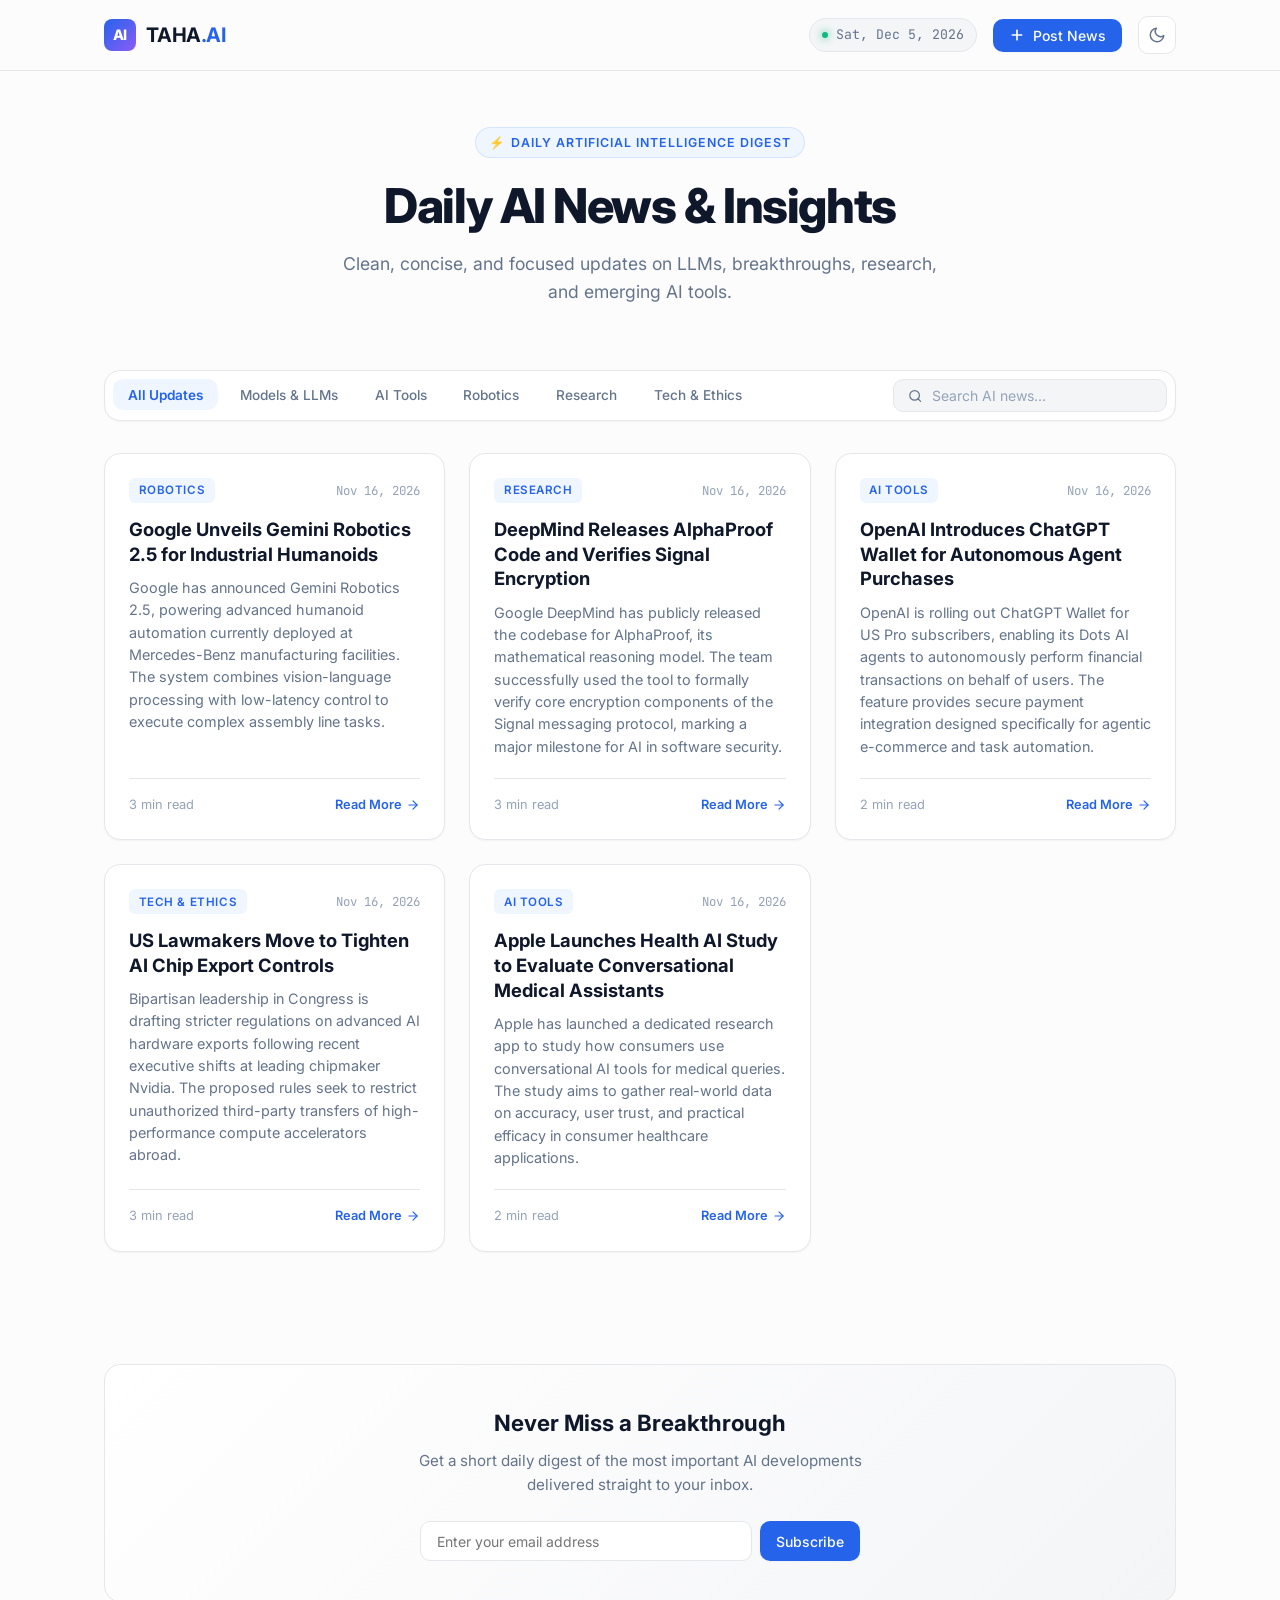
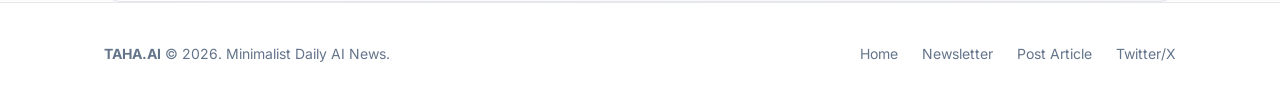
<file: index.html>
<!DOCTYPE html>
<html lang="en" data-theme="light">
<head>
  <meta charset="UTF-8">
  <meta name="viewport" content="width=device-width, initial-scale=1.0">
  <title>TAHA AI NEWS - Daily Artificial Intelligence Updates</title>
  <meta name="description" content="Clean, minimalist, and responsive daily AI news website. Stay updated with curated breakthroughs in LLMs, robotics, and generative AI.">
  <meta name="monetag" content="fb7a86312ebdc89f681681211699ed2c">
  <script src="https://quge5.com/88/tag.min.js" data-zone="310920" async data-cfasync="false"></script>
  <link rel="stylesheet" href="css/style.css">
  <link rel="icon" href="data:image/svg+xml,<svg xmlns='http://www.w3.org/2000/svg' viewBox='0 0 100 100'><rect width='100' height='100' rx='20' fill='%232563eb'/><text y='.9em' x='50%' font-size='70' text-anchor='middle' fill='white' font-family='sans-serif' font-weight='bold'>AI</text></svg>">
</head>
<body>

  <!-- Navigation Bar -->
  <header class="header">
    <div class="container header-content">
      <a href="index.html" class="logo">
        <div class="logo-badge">AI</div>
        <div class="logo-text">TAHA<span>.AI</span></div>
      </a>

      <div class="nav-right">
        <!-- Live Date Indicator -->
        <div class="live-date">
          <span class="live-indicator"></span>
          <span id="currentDate">Live Updates</span>
        </div>

        <!-- Post News Button -->
        <button id="openPostBtn" class="btn-primary" title="Post AI News">
          <svg width="16" height="16" viewBox="0 0 24 24" fill="none" stroke="currentColor" stroke-width="2.5" stroke-linecap="round" stroke-linejoin="round">
            <line x1="12" y1="5" x2="12" y2="19"></line>
            <line x1="5" y1="12" x2="19" y2="12"></line>
          </svg>
          <span>Post News</span>
        </button>

        <!-- Dark / Light Mode Switcher -->
        <button id="themeToggle" class="icon-btn" aria-label="Toggle Dark Mode" title="Toggle Theme">
          <!-- Sun Icon (for Dark mode) -->
          <svg id="sunIcon" style="display: none;" width="18" height="18" viewBox="0 0 24 24" fill="none" stroke="currentColor" stroke-width="2" stroke-linecap="round" stroke-linejoin="round">
            <circle cx="12" cy="12" r="5"></circle>
            <line x1="12" y1="1" x2="12" y2="3"></line>
            <line x1="12" y1="21" x2="12" y2="23"></line>
            <line x1="4.22" y1="4.22" x2="5.64" y2="5.64"></line>
            <line x1="18.36" y1="18.36" x2="19.78" y2="19.78"></line>
            <line x1="1" y1="12" x2="3" y2="12"></line>
            <line x1="21" y1="12" x2="23" y2="12"></line>
            <line x1="4.22" y1="19.78" x2="5.64" y2="18.36"></line>
            <line x1="18.36" y1="5.64" x2="19.78" y2="4.22"></line>
          </svg>
          <!-- Moon Icon (for Light mode) -->
          <svg id="moonIcon" width="18" height="18" viewBox="0 0 24 24" fill="none" stroke="currentColor" stroke-width="2" stroke-linecap="round" stroke-linejoin="round">
            <path d="M21 12.79A9 9 0 1 1 11.21 3 7 7 0 0 0 21 12.79z"></path>
          </svg>
        </button>
      </div>
    </div>
  </header>

  <!-- Hero Section -->
  <main class="container">
    <section class="hero">
      <div class="hero-tag">
        <span>⚡</span> Daily Artificial Intelligence Digest
      </div>
      <h1>Daily AI News & Insights</h1>
      <p>Clean, concise, and focused updates on LLMs, breakthroughs, research, and emerging AI tools.</p>
    </section>

    <!-- Controls Bar: Category Filters & Search -->
    <section class="controls-bar">
      <div class="filter-group">
        <button class="filter-chip active" data-category="all">All Updates</button>
        <button class="filter-chip" data-category="models">Models & LLMs</button>
        <button class="filter-chip" data-category="tools">AI Tools</button>
        <button class="filter-chip" data-category="robotics">Robotics</button>
        <button class="filter-chip" data-category="research">Research</button>
        <button class="filter-chip" data-category="ethics">Tech & Ethics</button>
      </div>

      <div class="search-box">
        <svg viewBox="0 0 24 24" fill="none" stroke="currentColor" stroke-width="2" stroke-linecap="round" stroke-linejoin="round">
          <circle cx="11" cy="11" r="8"></circle>
          <line x1="21" y1="21" x2="16.65" y2="16.65"></line>
        </svg>
        <input type="text" id="searchInput" placeholder="Search AI news...">
      </div>
    </section>

    <!-- Dynamic News Grid Container (Starts Clean & Empty) -->
    <section class="news-section">
      <div id="newsContainer" class="news-grid">
        <!-- Will be populated dynamically or display Empty State -->
      </div>
    </section>

    <!-- Newsletter Subscription -->
    <section id="newsletter" class="newsletter-card">
      <h3>Never Miss a Breakthrough</h3>
      <p>Get a short daily digest of the most important AI developments delivered straight to your inbox.</p>
      <form id="newsletterForm" class="newsletter-form">
        <input type="email" placeholder="Enter your email address" required>
        <button type="submit" class="btn-primary">Subscribe</button>
      </form>
    </section>
  </main>

  <!-- Minimalist Clean Footer -->
  <footer class="footer">
    <div class="container footer-content">
      <div class="footer-left">
        <strong>TAHA.AI</strong> &copy; 2026. Minimalist Daily AI News.
      </div>
      <div class="footer-links">
        <a href="index.html">Home</a>
        <a href="#newsletter">Newsletter</a>
        <a href="javascript:void(0)" onclick="openPostModal()">Post Article</a>
        <a href="https://twitter.com" target="_blank" rel="noopener">Twitter/X</a>
      </div>
    </div>
  </footer>

  <!-- Quick Add News Modal (User Friendly Tool) -->
  <div id="postModal" class="modal-overlay">
    <div class="modal-box">
      <div class="modal-header">
        <h3>Post New AI Update</h3>
        <span id="closeModalBtn" class="close-modal">&times;</span>
      </div>
      <form id="postNewsForm">
        <div class="form-group">
          <label for="newsTitle">News Headline / Title *</label>
          <input type="text" id="newsTitle" class="form-input" placeholder="e.g. Claude 3.7 or GPT-5 announced..." required>
        </div>

        <div class="form-group">
          <label for="newsCategory">Category *</label>
          <select id="newsCategory" class="form-select" required>
            <option value="models">Models & LLMs</option>
            <option value="tools">AI Tools</option>
            <option value="robotics">Robotics</option>
            <option value="research">Research</option>
            <option value="ethics">Tech & Ethics</option>
          </select>
        </div>

        <div class="form-group">
          <label for="newsSummary">Brief Summary / Story *</label>
          <textarea id="newsSummary" class="form-textarea" placeholder="Write key highlights of today's AI news..." required></textarea>
        </div>

        <div class="form-group">
          <label for="newsUrl">Source or Read More Link (Optional)</label>
          <input type="text" id="newsUrl" class="form-input" placeholder="e.g. post-template.html or https://openai.com">
        </div>

        <div class="form-group">
          <label for="newsReadTime">Estimated Read Time</label>
          <input type="text" id="newsReadTime" class="form-input" value="2 min read" placeholder="2 min read">
        </div>

        <div style="display: flex; gap: 0.75rem; justify-content: flex-end; margin-top: 1.5rem;">
          <button type="button" class="btn-secondary" onclick="document.getElementById('postModal').classList.remove('active')">Cancel</button>
          <button type="submit" class="btn-primary">Publish Now</button>
        </div>
      </form>
    </div>
  </div>

  <!-- Toast Notification -->
  <div id="toast" class="toast"></div>

  <!-- Scripts -->
  <script src="js/news-data.js"></script>
  <script src="js/main.js"></script>
</body>
</html>
</file>
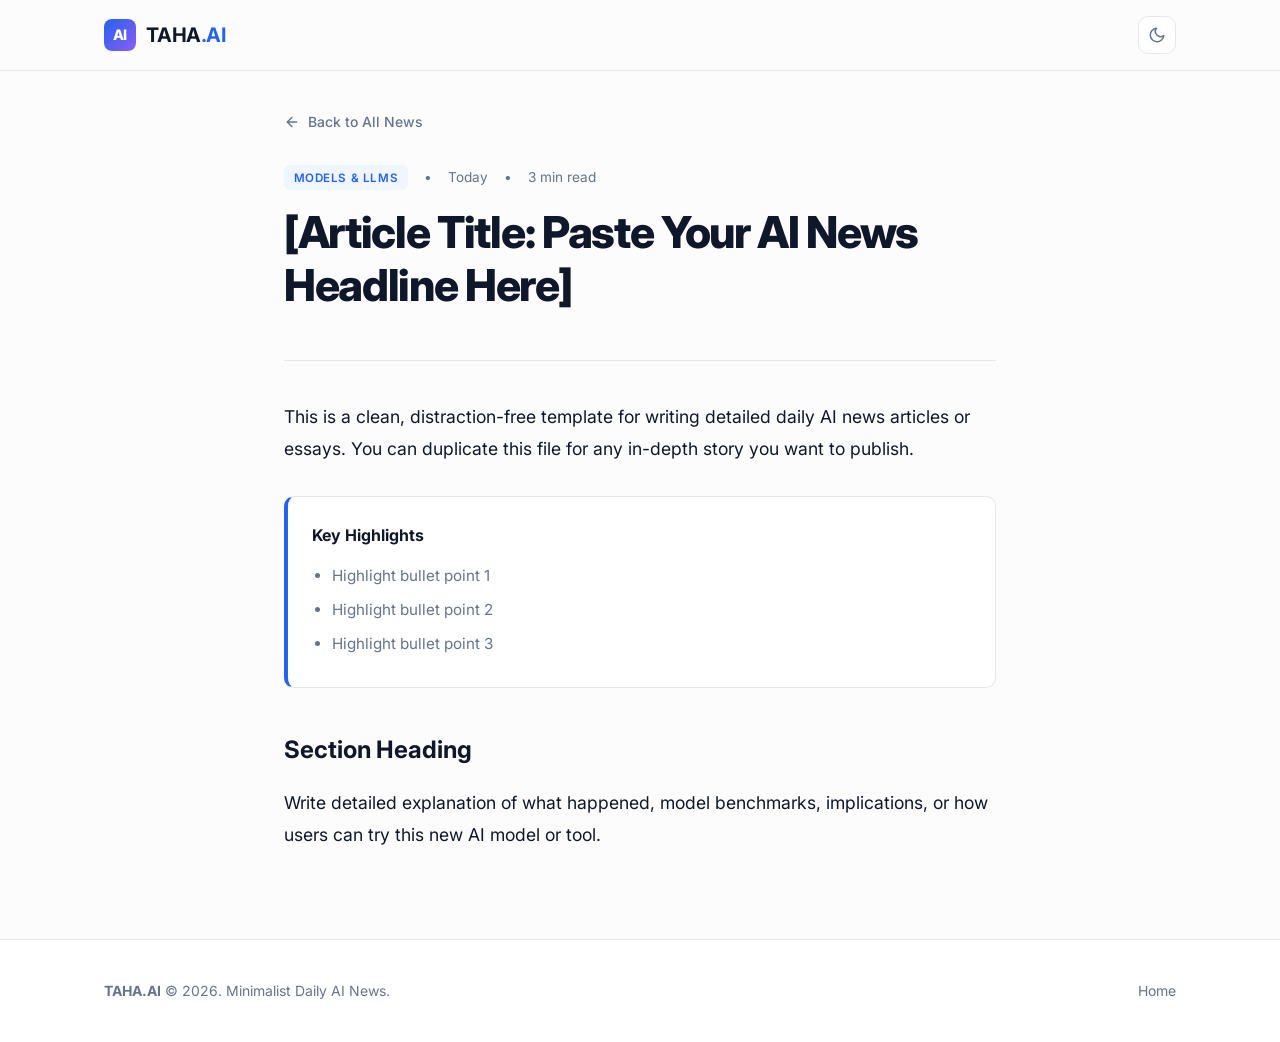
<file: post-template.html>
<!DOCTYPE html>
<html lang="en" data-theme="light">
<head>
  <meta charset="UTF-8">
  <meta name="viewport" content="width=device-width, initial-scale=1.0">
  <title>Article Template - TAHA AI NEWS</title>
  <meta name="monetag" content="fb7a86312ebdc89f681681211699ed2c">
  <script src="https://quge5.com/88/tag.min.js" data-zone="310920" async data-cfasync="false"></script>
  <link rel="stylesheet" href="css/style.css">
  <style>
    .article-container {
      max-width: 760px;
      margin: 2.5rem auto 4rem;
      padding: 0 1.5rem;
    }
    .back-nav {
      display: inline-flex;
      align-items: center;
      gap: 0.5rem;
      font-size: 0.875rem;
      color: var(--text-muted);
      margin-bottom: 2rem;
      font-weight: 500;
    }
    .back-nav:hover {
      color: var(--accent);
    }
    .article-header {
      margin-bottom: 2.5rem;
      border-bottom: 1px solid var(--border-color);
      padding-bottom: 2rem;
    }
    .article-meta {
      display: flex;
      align-items: center;
      gap: 1rem;
      margin-bottom: 1rem;
      font-size: 0.85rem;
      color: var(--text-muted);
    }
    .article-title {
      font-size: clamp(2rem, 3.5vw, 2.75rem);
      font-weight: 800;
      line-height: 1.2;
      letter-spacing: -0.03em;
      margin-bottom: 1rem;
    }
    .article-body {
      font-size: 1.1rem;
      line-height: 1.8;
      color: var(--text-main);
    }
    .article-body p {
      margin-bottom: 1.5rem;
    }
    .article-body h2 {
      font-size: 1.5rem;
      font-weight: 700;
      margin: 2.5rem 0 1rem;
    }
    .key-points-box {
      background: var(--bg-surface);
      border-left: 4px solid var(--accent);
      border-top: 1px solid var(--border-color);
      border-right: 1px solid var(--border-color);
      border-bottom: 1px solid var(--border-color);
      border-radius: var(--radius-md);
      padding: 1.5rem;
      margin: 2rem 0;
    }
    .key-points-box h4 {
      font-size: 1rem;
      font-weight: 700;
      margin-bottom: 0.75rem;
      color: var(--text-main);
    }
    .key-points-box ul {
      padding-left: 1.25rem;
      color: var(--text-muted);
      font-size: 0.95rem;
    }
    .key-points-box li {
      margin-bottom: 0.4rem;
    }
  </style>
</head>
<body>

  <!-- Navigation Bar -->
  <header class="header">
    <div class="container header-content">
      <a href="index.html" class="logo">
        <div class="logo-badge">AI</div>
        <div class="logo-text">TAHA<span>.AI</span></div>
      </a>

      <div class="nav-right">
        <button id="themeToggle" class="icon-btn" aria-label="Toggle Dark Mode">
          <svg id="sunIcon" style="display: none;" width="18" height="18" viewBox="0 0 24 24" fill="none" stroke="currentColor" stroke-width="2" stroke-linecap="round" stroke-linejoin="round">
            <circle cx="12" cy="12" r="5"></circle>
            <line x1="12" y1="1" x2="12" y2="3"></line>
            <line x1="12" y1="21" x2="12" y2="23"></line>
            <line x1="4.22" y1="4.22" x2="5.64" y2="5.64"></line>
            <line x1="18.36" y1="18.36" x2="19.78" y2="19.78"></line>
            <line x1="1" y1="12" x2="3" y2="12"></line>
            <line x1="21" y1="12" x2="23" y2="12"></line>
            <line x1="4.22" y1="19.78" x2="5.64" y2="18.36"></line>
            <line x1="18.36" y1="5.64" x2="19.78" y2="4.22"></line>
          </svg>
          <svg id="moonIcon" width="18" height="18" viewBox="0 0 24 24" fill="none" stroke="currentColor" stroke-width="2" stroke-linecap="round" stroke-linejoin="round">
            <path d="M21 12.79A9 9 0 1 1 11.21 3 7 7 0 0 0 21 12.79z"></path>
          </svg>
        </button>
      </div>
    </div>
  </header>

  <!-- Article Body -->
  <main class="article-container">
    <a href="index.html" class="back-nav">
      <svg width="16" height="16" viewBox="0 0 24 24" fill="none" stroke="currentColor" stroke-width="2" stroke-linecap="round" stroke-linejoin="round">
        <line x1="19" y1="12" x2="5" y2="12"></line>
        <polyline points="12 19 5 12 12 5"></polyline>
      </svg>
      Back to All News
    </a>

    <article>
      <header class="article-header">
        <div class="article-meta">
          <span class="card-tag">Models & LLMs</span>
          <span>•</span>
          <span>Today</span>
          <span>•</span>
          <span>3 min read</span>
        </div>
        <h1 class="article-title">[Article Title: Paste Your AI News Headline Here]</h1>
      </header>

      <div class="article-body">
        <p>This is a clean, distraction-free template for writing detailed daily AI news articles or essays. You can duplicate this file for any in-depth story you want to publish.</p>

        <div class="key-points-box">
          <h4>Key Highlights</h4>
          <ul>
            <li>Highlight bullet point 1</li>
            <li>Highlight bullet point 2</li>
            <li>Highlight bullet point 3</li>
          </ul>
        </div>

        <h2>Section Heading</h2>
        <p>Write detailed explanation of what happened, model benchmarks, implications, or how users can try this new AI model or tool.</p>
      </div>
    </article>
  </main>

  <footer class="footer">
    <div class="container footer-content">
      <div class="footer-left">
        <strong>TAHA.AI</strong> &copy; 2026. Minimalist Daily AI News.
      </div>
      <div class="footer-links">
        <a href="index.html">Home</a>
      </div>
    </div>
  </footer>

  <script>
    // Simple theme loader for the template
    const storedTheme = localStorage.getItem('theme') || 'light';
    document.documentElement.setAttribute('data-theme', storedTheme);
    const sunIcon = document.getElementById('sunIcon');
    const moonIcon = document.getElementById('moonIcon');
    if (storedTheme === 'dark') {
      sunIcon.style.display = 'block';
      moonIcon.style.display = 'none';
    }
    document.getElementById('themeToggle').addEventListener('click', () => {
      const active = document.documentElement.getAttribute('data-theme');
      const next = active === 'dark' ? 'light' : 'dark';
      document.documentElement.setAttribute('data-theme', next);
      localStorage.setItem('theme', next);
      if (next === 'dark') {
        sunIcon.style.display = 'block';
        moonIcon.style.display = 'none';
      } else {
        sunIcon.style.display = 'none';
        moonIcon.style.display = 'block';
      }
    });
  </script>
</body>
</html>
</file>
<file: css/style.css>
/* ==========================================================================
   AI PULSE / TAHA AI NEWS - Minimalist & Responsive Stylesheet
   ========================================================================== */

@import url('https://fonts.googleapis.com/css2?family=Inter:wght@300;400;500;600;700&family=JetBrains+Mono:wght@400;500&display=swap');

:root {
  /* Color Palette - Light Mode */
  --bg-primary: #fcfcfd;
  --bg-surface: #ffffff;
  --bg-subtle: #f4f5f7;
  --border-color: #e5e7eb;
  --border-focus: #111827;
  
  --text-main: #0f172a;
  --text-muted: #64748b;
  --text-light: #94a3b8;
  
  --accent: #2563eb;
  --accent-hover: #1d4ed8;
  --accent-subtle: #eff6ff;
  --accent-glow: rgba(37, 99, 235, 0.12);
  
  --badge-bg: #f1f5f9;
  --badge-text: #334155;
  
  --shadow-sm: 0 1px 2px 0 rgba(0, 0, 0, 0.04);
  --shadow-md: 0 4px 6px -1px rgba(0, 0, 0, 0.07), 0 2px 4px -2px rgba(0, 0, 0, 0.05);
  --shadow-lg: 0 10px 15px -3px rgba(0, 0, 0, 0.08), 0 4px 6px -4px rgba(0, 0, 0, 0.04);

  --radius-sm: 6px;
  --radius-md: 10px;
  --radius-lg: 16px;
  --radius-full: 9999px;
  
  --transition: all 0.2s cubic-bezier(0.16, 1, 0.3, 1);
  --container-max: 1120px;
}

[data-theme="dark"] {
  /* Color Palette - Dark Mode */
  --bg-primary: #090d16;
  --bg-surface: #111827;
  --bg-subtle: #1a2234;
  --border-color: #242f45;
  --border-focus: #3b82f6;
  
  --text-main: #f8fafc;
  --text-muted: #94a3b8;
  --text-light: #64748b;
  
  --accent: #3b82f6;
  --accent-hover: #60a5fa;
  --accent-subtle: #1e293b;
  --accent-glow: rgba(59, 130, 246, 0.18);
  
  --badge-bg: #1e293b;
  --badge-text: #cbd5e1;
  
  --shadow-sm: 0 1px 2px 0 rgba(0, 0, 0, 0.3);
  --shadow-md: 0 4px 6px -1px rgba(0, 0, 0, 0.4);
  --shadow-lg: 0 10px 20px -3px rgba(0, 0, 0, 0.5);
}

/* Reset & Box Sizing */
*, *::before, *::after {
  box-sizing: border-box;
  margin: 0;
  padding: 0;
}

html {
  font-size: 16px;
  scroll-behavior: smooth;
}

body {
  font-family: 'Inter', -apple-system, BlinkMacSystemFont, "Segoe UI", Roboto, sans-serif;
  background-color: var(--bg-primary);
  color: var(--text-main);
  line-height: 1.6;
  min-height: 100vh;
  display: flex;
  flex-direction: column;
  transition: background-color 0.25s ease, color 0.25s ease;
  -webkit-font-smoothing: antialiased;
}

a {
  color: inherit;
  text-decoration: none;
  transition: var(--transition);
}

button, input {
  font-family: inherit;
  border: none;
  outline: none;
  background: none;
}

/* Container */
.container {
  width: 100%;
  max-width: var(--container-max);
  margin: 0 auto;
  padding: 0 1.5rem;
}

/* Header & Navigation */
.header {
  position: sticky;
  top: 0;
  z-index: 100;
  background-color: rgba(252, 252, 253, 0.85);
  backdrop-filter: blur(12px);
  -webkit-backdrop-filter: blur(12px);
  border-bottom: 1px solid var(--border-color);
  transition: background-color 0.25s ease, border-color 0.25s ease;
}

[data-theme="dark"] .header {
  background-color: rgba(9, 13, 22, 0.85);
}

.header-content {
  display: flex;
  align-items: center;
  justify-content: space-between;
  height: 70px;
}

.logo {
  display: flex;
  align-items: center;
  gap: 0.65rem;
  font-weight: 700;
  font-size: 1.25rem;
  letter-spacing: -0.02em;
}

.logo-badge {
  display: flex;
  align-items: center;
  justify-content: center;
  width: 32px;
  height: 32px;
  border-radius: 8px;
  background: linear-gradient(135deg, var(--accent), #8b5cf6);
  color: #ffffff;
  font-size: 0.9rem;
  font-weight: 800;
}

.logo-text span {
  color: var(--accent);
}

.nav-right {
  display: flex;
  align-items: center;
  gap: 1rem;
}

/* Header Date Badge */
.live-date {
  font-size: 0.825rem;
  font-family: 'JetBrains Mono', monospace;
  color: var(--text-muted);
  background: var(--bg-subtle);
  padding: 0.35rem 0.75rem;
  border-radius: var(--radius-full);
  border: 1px solid var(--border-color);
  display: flex;
  align-items: center;
  gap: 0.5rem;
}

.live-indicator {
  width: 6px;
  height: 6px;
  border-radius: 50%;
  background-color: #10b981;
  box-shadow: 0 0 8px #10b981;
  animation: pulse 2s infinite;
}

@keyframes pulse {
  0% { opacity: 1; transform: scale(1); }
  50% { opacity: 0.4; transform: scale(0.9); }
  100% { opacity: 1; transform: scale(1); }
}

/* Icon Buttons */
.icon-btn {
  width: 38px;
  height: 38px;
  border-radius: var(--radius-md);
  display: flex;
  align-items: center;
  justify-content: center;
  cursor: pointer;
  color: var(--text-muted);
  border: 1px solid var(--border-color);
  background-color: var(--bg-surface);
  transition: var(--transition);
}

.icon-btn:hover {
  color: var(--text-main);
  border-color: var(--accent);
  background-color: var(--accent-subtle);
}

.btn-primary {
  display: inline-flex;
  align-items: center;
  gap: 0.5rem;
  background-color: var(--accent);
  color: #ffffff;
  font-weight: 500;
  font-size: 0.875rem;
  padding: 0.5rem 1rem;
  border-radius: var(--radius-md);
  cursor: pointer;
  transition: var(--transition);
  box-shadow: var(--shadow-sm);
}

.btn-primary:hover {
  background-color: var(--accent-hover);
  transform: translateY(-1px);
}

/* Hero Section */
.hero {
  padding: 3.5rem 0 2.5rem;
  text-align: center;
}

.hero-tag {
  display: inline-flex;
  align-items: center;
  gap: 0.4rem;
  font-size: 0.775rem;
  font-weight: 600;
  text-transform: uppercase;
  letter-spacing: 0.08em;
  color: var(--accent);
  background: var(--accent-subtle);
  padding: 0.3rem 0.8rem;
  border-radius: var(--radius-full);
  margin-bottom: 1.25rem;
  border: 1px solid var(--accent-glow);
}

.hero h1 {
  font-size: clamp(2rem, 4vw, 3rem);
  font-weight: 800;
  line-height: 1.15;
  letter-spacing: -0.03em;
  margin-bottom: 1rem;
}

.hero p {
  font-size: 1.1rem;
  color: var(--text-muted);
  max-width: 600px;
  margin: 0 auto;
}

/* Controls Bar (Filter Pills & Search) */
.controls-bar {
  display: flex;
  flex-wrap: wrap;
  align-items: center;
  justify-content: space-between;
  gap: 1rem;
  margin: 1.5rem 0 2rem;
  padding: 0.5rem;
  background: var(--bg-surface);
  border: 1px solid var(--border-color);
  border-radius: var(--radius-lg);
  box-shadow: var(--shadow-sm);
}

.filter-group {
  display: flex;
  align-items: center;
  gap: 0.4rem;
  overflow-x: auto;
  padding-bottom: 2px;
  scrollbar-width: none;
}

.filter-group::-webkit-scrollbar {
  display: none;
}

.filter-chip {
  padding: 0.45rem 0.95rem;
  font-size: 0.85rem;
  font-weight: 500;
  color: var(--text-muted);
  border-radius: var(--radius-md);
  cursor: pointer;
  white-space: nowrap;
  transition: var(--transition);
}

.filter-chip:hover {
  color: var(--text-main);
  background: var(--bg-subtle);
}

.filter-chip.active {
  color: var(--accent);
  background: var(--accent-subtle);
  font-weight: 600;
}

.search-box {
  display: flex;
  align-items: center;
  gap: 0.6rem;
  background: var(--bg-subtle);
  border: 1px solid var(--border-color);
  border-radius: var(--radius-md);
  padding: 0.45rem 0.9rem;
  min-width: 240px;
  transition: var(--transition);
}

.search-box:focus-within {
  border-color: var(--accent);
  background: var(--bg-surface);
  box-shadow: 0 0 0 3px var(--accent-glow);
}

.search-box svg {
  width: 16px;
  height: 16px;
  color: var(--text-muted);
}

.search-box input {
  width: 100%;
  font-size: 0.875rem;
  color: var(--text-main);
}

.search-box input::placeholder {
  color: var(--text-light);
}

/* News Section & Empty State */
.news-section {
  flex: 1;
  padding-bottom: 4rem;
}

.news-grid {
  display: grid;
  grid-template-columns: repeat(auto-fill, minmax(320px, 1fr));
  gap: 1.5rem;
}

/* Empty State Card */
.empty-state {
  grid-column: 1 / -1;
  display: flex;
  flex-direction: column;
  align-items: center;
  justify-content: center;
  text-align: center;
  padding: 4.5rem 2rem;
  background: var(--bg-surface);
  border: 1px dashed var(--border-color);
  border-radius: var(--radius-lg);
  margin-top: 1rem;
}

.empty-icon-wrap {
  width: 72px;
  height: 72px;
  border-radius: 50%;
  background: var(--bg-subtle);
  border: 1px solid var(--border-color);
  display: flex;
  align-items: center;
  justify-content: center;
  margin-bottom: 1.5rem;
  color: var(--accent);
}

.empty-state h3 {
  font-size: 1.35rem;
  font-weight: 700;
  letter-spacing: -0.01em;
  margin-bottom: 0.5rem;
}

.empty-state p {
  color: var(--text-muted);
  max-width: 440px;
  font-size: 0.95rem;
  line-height: 1.55;
  margin-bottom: 1.5rem;
}

.empty-actions {
  display: flex;
  flex-wrap: wrap;
  gap: 0.75rem;
  justify-content: center;
}

.btn-secondary {
  display: inline-flex;
  align-items: center;
  gap: 0.5rem;
  background-color: var(--bg-subtle);
  color: var(--text-main);
  font-weight: 500;
  font-size: 0.875rem;
  padding: 0.5rem 1rem;
  border-radius: var(--radius-md);
  border: 1px solid var(--border-color);
  cursor: pointer;
  transition: var(--transition);
}

.btn-secondary:hover {
  background-color: var(--border-color);
}

/* Card Style (Ready for when news is added) */
.news-card {
  background: var(--bg-surface);
  border: 1px solid var(--border-color);
  border-radius: var(--radius-lg);
  padding: 1.5rem;
  display: flex;
  flex-direction: column;
  justify-content: space-between;
  transition: var(--transition);
  box-shadow: var(--shadow-sm);
  position: relative;
  overflow: hidden;
}

.news-card:hover {
  transform: translateY(-3px);
  box-shadow: var(--shadow-lg);
  border-color: var(--accent);
}

.news-card-meta {
  display: flex;
  align-items: center;
  justify-content: space-between;
  gap: 0.5rem;
  margin-bottom: 0.85rem;
}

.card-tag {
  font-size: 0.725rem;
  font-weight: 600;
  color: var(--accent);
  background: var(--accent-subtle);
  padding: 0.2rem 0.6rem;
  border-radius: var(--radius-sm);
  text-transform: uppercase;
  letter-spacing: 0.05em;
}

.card-date {
  font-size: 0.775rem;
  color: var(--text-light);
  font-family: 'JetBrains Mono', monospace;
}

.news-card h3 {
  font-size: 1.15rem;
  font-weight: 700;
  line-height: 1.35;
  margin-bottom: 0.65rem;
  color: var(--text-main);
}

.news-card p {
  font-size: 0.9rem;
  color: var(--text-muted);
  line-height: 1.55;
  margin-bottom: 1.25rem;
  flex: 1;
}

.news-card-footer {
  display: flex;
  align-items: center;
  justify-content: space-between;
  padding-top: 1rem;
  border-top: 1px solid var(--border-color);
  font-size: 0.8rem;
  color: var(--text-light);
}

.read-more-link {
  color: var(--accent);
  font-weight: 600;
  display: inline-flex;
  align-items: center;
  gap: 0.25rem;
}

.read-more-link:hover {
  gap: 0.45rem;
}

/* Quick Add Modal (Helper for User) */
.modal-overlay {
  position: fixed;
  inset: 0;
  background: rgba(0, 0, 0, 0.6);
  backdrop-filter: blur(4px);
  z-index: 200;
  display: flex;
  align-items: center;
  justify-content: center;
  padding: 1.5rem;
  opacity: 0;
  pointer-events: none;
  transition: opacity 0.2s ease;
}

.modal-overlay.active {
  opacity: 1;
  pointer-events: auto;
}

.modal-box {
  background: var(--bg-surface);
  border: 1px solid var(--border-color);
  border-radius: var(--radius-lg);
  width: 100%;
  max-width: 540px;
  padding: 2rem;
  box-shadow: var(--shadow-lg);
  transform: translateY(12px);
  transition: transform 0.2s ease;
}

.modal-overlay.active .modal-box {
  transform: translateY(0);
}

.modal-header {
  display: flex;
  align-items: center;
  justify-content: space-between;
  margin-bottom: 1.5rem;
}

.modal-header h3 {
  font-size: 1.25rem;
  font-weight: 700;
}

.close-modal {
  cursor: pointer;
  color: var(--text-muted);
  font-size: 1.5rem;
  line-height: 1;
}

.form-group {
  margin-bottom: 1rem;
}

.form-group label {
  display: block;
  font-size: 0.825rem;
  font-weight: 600;
  color: var(--text-muted);
  margin-bottom: 0.35rem;
}

.form-input, .form-textarea, .form-select {
  width: 100%;
  padding: 0.6rem 0.85rem;
  font-size: 0.875rem;
  color: var(--text-main);
  background: var(--bg-subtle);
  border: 1px solid var(--border-color);
  border-radius: var(--radius-md);
  transition: var(--transition);
}

.form-input:focus, .form-textarea:focus, .form-select:focus {
  background: var(--bg-surface);
  border-color: var(--accent);
  box-shadow: 0 0 0 3px var(--accent-glow);
}

.form-textarea {
  min-height: 90px;
  resize: vertical;
}

/* Newsletter Box */
.newsletter-card {
  background: linear-gradient(135deg, var(--bg-surface), var(--bg-subtle));
  border: 1px solid var(--border-color);
  border-radius: var(--radius-lg);
  padding: 2.5rem 2rem;
  text-align: center;
  margin-top: 3rem;
  position: relative;
  overflow: hidden;
}

.newsletter-card h3 {
  font-size: 1.4rem;
  font-weight: 700;
  margin-bottom: 0.5rem;
}

.newsletter-card p {
  color: var(--text-muted);
  font-size: 0.95rem;
  max-width: 480px;
  margin: 0 auto 1.5rem;
}

.newsletter-form {
  display: flex;
  max-width: 440px;
  margin: 0 auto;
  gap: 0.5rem;
}

.newsletter-form input {
  flex: 1;
  background: var(--bg-surface);
  border: 1px solid var(--border-color);
  border-radius: var(--radius-md);
  padding: 0.65rem 1rem;
  font-size: 0.875rem;
  color: var(--text-main);
}

.newsletter-form input:focus {
  border-color: var(--accent);
}

/* Footer */
.footer {
  border-top: 1px solid var(--border-color);
  padding: 2.5rem 0;
  background: var(--bg-surface);
  margin-top: auto;
  font-size: 0.875rem;
  color: var(--text-muted);
}

.footer-content {
  display: flex;
  flex-wrap: wrap;
  align-items: center;
  justify-content: space-between;
  gap: 1.5rem;
}

.footer-links {
  display: flex;
  align-items: center;
  gap: 1.5rem;
}

.footer-links a:hover {
  color: var(--accent);
}

/* Toast Notification */
.toast {
  position: fixed;
  bottom: 2rem;
  right: 2rem;
  background: var(--text-main);
  color: var(--bg-surface);
  padding: 0.75rem 1.25rem;
  border-radius: var(--radius-md);
  font-size: 0.875rem;
  font-weight: 500;
  box-shadow: var(--shadow-lg);
  opacity: 0;
  transform: translateY(10px);
  pointer-events: none;
  transition: var(--transition);
  z-index: 999;
}

.toast.show {
  opacity: 1;
  transform: translateY(0);
}

/* Responsive Media Queries */
@media (max-width: 768px) {
  .hero {
    padding: 2.5rem 0 1.5rem;
  }
  
  .controls-bar {
    flex-direction: column;
    align-items: stretch;
  }

  .search-box {
    width: 100%;
  }
  
  .filter-group {
    width: 100%;
  }

  .live-date {
    display: none;
  }

  .newsletter-form {
    flex-direction: column;
  }

  .footer-content {
    flex-direction: column;
    text-align: center;
  }
}
</file>
